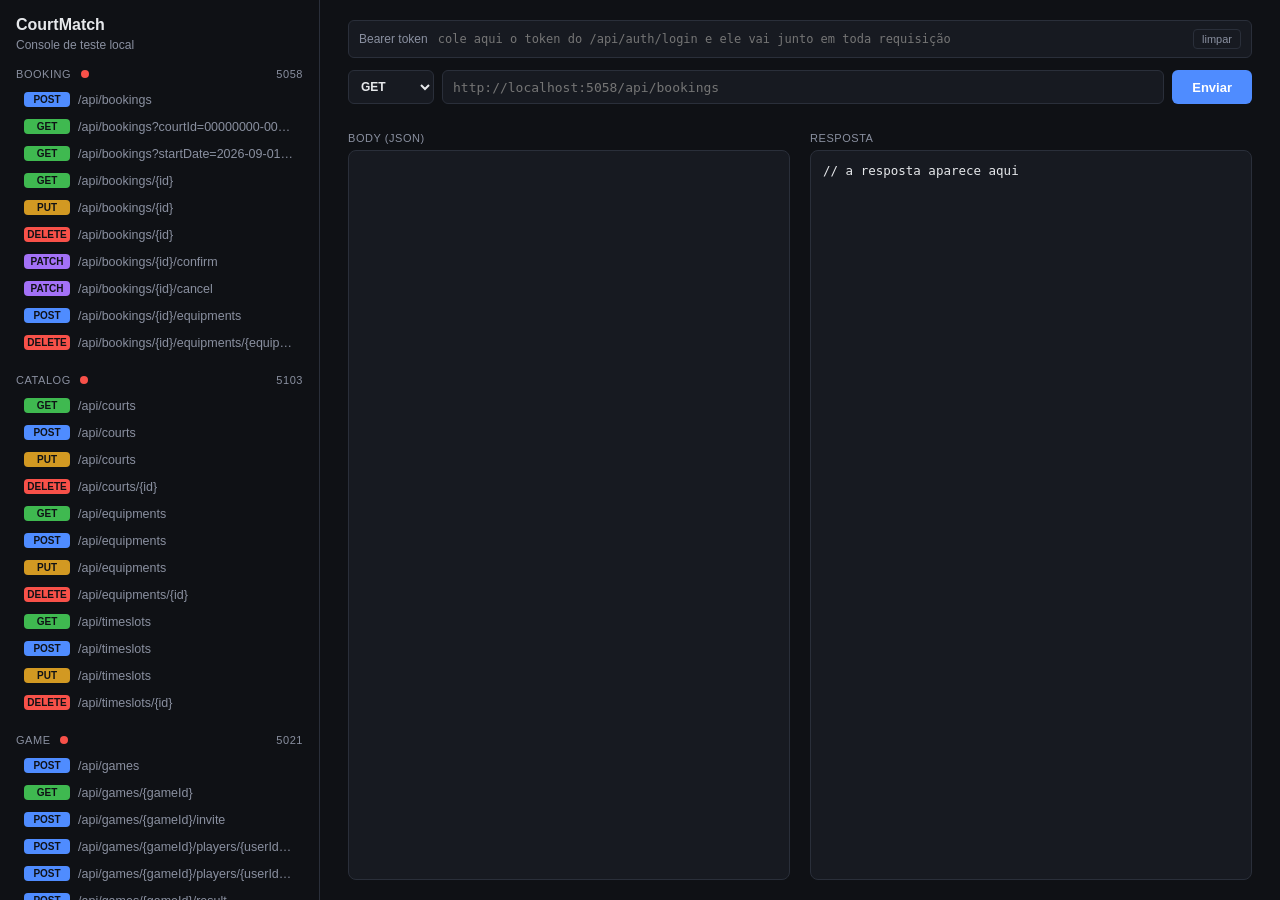
<file: frontend-test/index.html>
<!DOCTYPE html>
<html lang="pt-br">
<head>
<meta charset="UTF-8">
<title>CourtMatch - Test Console</title>
<style>
  :root {
    --bg: #0f1115;
    --panel: #171a21;
    --border: #2a2f3a;
    --text: #e6e8eb;
    --muted: #8a90a0;
    --accent: #4f8cff;
    --get: #3fb950;
    --post: #4f8cff;
    --put: #d29922;
    --patch: #a371f7;
    --delete: #f85149;
  }
  * { box-sizing: border-box; }
  body {
    margin: 0;
    font-family: -apple-system, Segoe UI, Roboto, sans-serif;
    background: var(--bg);
    color: var(--text);
    display: flex;
    height: 100vh;
  }
  #sidebar {
    width: 320px;
    border-right: 1px solid var(--border);
    overflow-y: auto;
    padding: 16px;
    flex-shrink: 0;
  }
  #sidebar h1 {
    font-size: 16px;
    margin: 0 0 4px;
  }
  #sidebar .subtitle {
    color: var(--muted);
    font-size: 12px;
    margin-bottom: 16px;
  }
  .module {
    margin-bottom: 18px;
  }
  .module-title {
    font-size: 11px;
    text-transform: uppercase;
    letter-spacing: 0.05em;
    color: var(--muted);
    margin-bottom: 6px;
    display: flex;
    justify-content: space-between;
    align-items: center;
  }
  .module-title .dot {
    width: 8px;
    height: 8px;
    border-radius: 50%;
    background: var(--muted);
    display: inline-block;
    margin-left: 6px;
  }
  .module-title .dot.up { background: var(--get); }
  .module-title .dot.down { background: var(--delete); }
  .endpoint-btn {
    display: flex;
    width: 100%;
    align-items: center;
    gap: 8px;
    padding: 6px 8px;
    background: transparent;
    border: none;
    color: var(--text);
    text-align: left;
    cursor: pointer;
    border-radius: 6px;
    font-size: 12.5px;
    font-family: inherit;
  }
  .endpoint-btn:hover { background: var(--panel); }
  .endpoint-btn.active { background: var(--panel); outline: 1px solid var(--border); }
  .method-tag {
    font-size: 10px;
    font-weight: 700;
    width: 46px;
    flex-shrink: 0;
    text-align: center;
    padding: 2px 0;
    border-radius: 4px;
    color: #0f1115;
  }
  .method-tag.GET { background: var(--get); }
  .method-tag.POST { background: var(--post); }
  .method-tag.PUT { background: var(--put); }
  .method-tag.PATCH { background: var(--patch); }
  .method-tag.DELETE { background: var(--delete); }
  .path { color: var(--muted); overflow: hidden; text-overflow: ellipsis; white-space: nowrap; }

  #main {
    flex: 1;
    display: flex;
    flex-direction: column;
    padding: 20px 28px;
    overflow-y: auto;
    min-width: 0;
  }
  #request-line {
    display: flex;
    gap: 8px;
    margin-bottom: 12px;
  }
  #method-select {
    background: var(--panel);
    color: var(--text);
    border: 1px solid var(--border);
    border-radius: 6px;
    padding: 8px;
    font-weight: 700;
    font-size: 12px;
  }
  #url-input {
    flex: 1;
    background: var(--panel);
    color: var(--text);
    border: 1px solid var(--border);
    border-radius: 6px;
    padding: 8px 10px;
    font-family: 'SFMono-Regular', Consolas, monospace;
    font-size: 13px;
  }
  #send-btn {
    background: var(--accent);
    color: white;
    border: none;
    padding: 8px 20px;
    border-radius: 6px;
    font-weight: 600;
    cursor: pointer;
    font-size: 13px;
  }
  #send-btn:hover { opacity: 0.9; }
  #send-btn:disabled { opacity: 0.5; cursor: default; }
  #desc {
    color: var(--muted);
    font-size: 12.5px;
    margin-bottom: 16px;
  }
  .col-row {
    display: flex;
    gap: 20px;
    flex: 1;
    min-height: 0;
  }
  .col {
    flex: 1;
    display: flex;
    flex-direction: column;
    min-width: 0;
  }
  .col-label {
    font-size: 11px;
    text-transform: uppercase;
    letter-spacing: 0.05em;
    color: var(--muted);
    margin-bottom: 6px;
    display: flex;
    justify-content: space-between;
  }
  textarea, pre {
    flex: 1;
    background: var(--panel);
    border: 1px solid var(--border);
    border-radius: 8px;
    color: var(--text);
    font-family: 'SFMono-Regular', Consolas, monospace;
    font-size: 12.5px;
    padding: 12px;
    resize: none;
    white-space: pre-wrap;
    overflow: auto;
    margin: 0;
  }
  #status-line {
    font-size: 12px;
    margin-bottom: 6px;
    color: var(--muted);
  }
  #status-line.ok { color: var(--get); }
  #status-line.err { color: var(--delete); }
  .token-bar {
    display: flex;
    gap: 8px;
    align-items: center;
    margin-bottom: 12px;
    padding: 8px 10px;
    background: var(--panel);
    border: 1px solid var(--border);
    border-radius: 6px;
    font-size: 12px;
  }
  .token-bar input {
    flex: 1;
    background: transparent;
    border: none;
    color: var(--text);
    font-family: 'SFMono-Regular', Consolas, monospace;
    font-size: 12px;
    outline: none;
  }
  .token-bar span { color: var(--muted); }
  .token-bar button {
    background: transparent;
    border: 1px solid var(--border);
    color: var(--muted);
    border-radius: 4px;
    padding: 3px 8px;
    cursor: pointer;
    font-size: 11px;
  }
</style>
</head>
<body>

<div id="sidebar">
  <h1>CourtMatch</h1>
  <div class="subtitle">Console de teste local</div>
  <div id="modules"></div>
</div>

<div id="main">
  <div class="token-bar">
    <span>Bearer token</span>
    <input id="token-input" placeholder="cole aqui o token do /api/auth/login e ele vai junto em toda requisição">
    <button id="clear-token">limpar</button>
  </div>

  <div id="request-line">
    <select id="method-select">
      <option>GET</option>
      <option>POST</option>
      <option>PUT</option>
      <option>PATCH</option>
      <option>DELETE</option>
    </select>
    <input id="url-input" placeholder="http://localhost:5058/api/bookings" />
    <button id="send-btn">Enviar</button>
  </div>
  <div id="desc"></div>

  <div class="col-row">
    <div class="col">
      <div class="col-label">Body (JSON)</div>
      <textarea id="body-input" spellcheck="false"></textarea>
    </div>
    <div class="col">
      <div class="col-label">Resposta <span id="status-line"></span></div>
      <pre id="response-output">// a resposta aparece aqui</pre>
    </div>
  </div>
</div>

<script>
const APIS = {
  Booking:  "http://localhost:5058",
  Catalog:  "http://localhost:5103",
  Game:     "http://localhost:5021",
  Identity: "http://localhost:5257",
};

const ENDPOINTS = {
  Booking: [
    { m: "POST", p: "/api/bookings", d: "Cria uma reserva", body: {
        courtId: "00000000-0000-0000-0000-000000000000",
        hostPlayerId: "00000000-0000-0000-0000-000000000000",
        startTime: "2026-09-10T18:00:00",
        endTime: "2026-09-10T19:00:00",
        courtPrice: 80.0,
        totalPrice: 80.0
      } },
    { m: "GET", p: "/api/bookings?courtId=00000000-0000-0000-0000-000000000000", d: "Lista reservas por quadra" },
    { m: "GET", p: "/api/bookings?startDate=2026-09-01T00:00:00&endDate=2026-09-30T23:59:59", d: "Lista reservas por período" },
    { m: "GET", p: "/api/bookings/{id}", d: "Busca reserva por id" },
    { m: "PUT", p: "/api/bookings/{id}", d: "Atualiza reserva", body: {
        startTime: "2026-09-10T18:00:00",
        endTime: "2026-09-10T20:00:00",
        courtPrice: 90.0
      } },
    { m: "DELETE", p: "/api/bookings/{id}", d: "Remove reserva" },
    { m: "PATCH", p: "/api/bookings/{id}/confirm", d: "Confirma reserva (Pending -> Confirmed)" },
    { m: "PATCH", p: "/api/bookings/{id}/cancel", d: "Cancela reserva" },
    { m: "POST", p: "/api/bookings/{id}/equipments", d: "Adiciona equipamento à reserva", body: {
        equipmentId: "00000000-0000-0000-0000-000000000000",
        quantity: 1,
        unitPrice: 15.0
      } },
    { m: "DELETE", p: "/api/bookings/{id}/equipments/{equipmentId}", d: "Remove equipamento da reserva" },
  ],
  Catalog: [
    { m: "GET", p: "/api/courts", d: "Lista quadras" },
    { m: "POST", p: "/api/courts", d: "Cria quadra", body: {
        id: "00000000-0000-0000-0000-000000000000",
        name: "Quadra 1",
        isIndoor: false,
        pricePerHour: 80.0,
        status: "Available"
      } },
    { m: "PUT", p: "/api/courts", d: "Atualiza quadra (id no body)", body: {
        id: "PREENCHA-O-ID-AQUI",
        name: "Quadra 1 - Reformada",
        isIndoor: true,
        pricePerHour: 100.0,
        status: "Available"
      } },
    { m: "DELETE", p: "/api/courts/{id}", d: "Remove quadra" },

    { m: "GET", p: "/api/equipments", d: "Lista equipamentos" },
    { m: "POST", p: "/api/equipments", d: "Cria equipamento", body: {
        id: "00000000-0000-0000-0000-000000000000",
        name: "Raquete",
        category: "Padel",
        stock: 10,
        rentalPrice: 15.0
      } },
    { m: "PUT", p: "/api/equipments", d: "Atualiza equipamento (id no body)", body: {
        id: "PREENCHA-O-ID-AQUI",
        name: "Raquete Pro",
        category: "Padel",
        stock: 8,
        rentalPrice: 20.0
      } },
    { m: "DELETE", p: "/api/equipments/{id}", d: "Remove equipamento" },

    { m: "GET", p: "/api/timeslots", d: "Lista horários" },
    { m: "POST", p: "/api/timeslots", d: "Cria horário", body: {
        id: "00000000-0000-0000-0000-000000000000",
        name: "Manhã",
        startTime: "08:00:00",
        endTime: "09:00:00"
      } },
    { m: "PUT", p: "/api/timeslots", d: "Atualiza horário (id no body)", body: {
        id: "PREENCHA-O-ID-AQUI",
        name: "Manhã",
        startTime: "08:00:00",
        endTime: "09:30:00"
      } },
    { m: "DELETE", p: "/api/timeslots/{id}", d: "Remove horário" },
  ],
  Game: [
    { m: "POST", p: "/api/games", d: "Cria jogo associado a uma reserva", body: {
        bookingId: "00000000-0000-0000-0000-000000000000",
        facilityId: "00000000-0000-0000-0000-000000000000",
        scheduledAt: "2026-09-10T18:00:00",
        participants: [
          { userId: "00000000-0000-0000-0000-000000000000", teamNumber: 1 }
        ]
      } },
    { m: "GET", p: "/api/games/{gameId}", d: "Busca jogo por id" },
    { m: "POST", p: "/api/games/{gameId}/invite", d: "Convida jogador", body: {
        userId: "00000000-0000-0000-0000-000000000000",
        teamNumber: 2
      } },
    { m: "POST", p: "/api/games/{gameId}/players/{userId}/confirm", d: "Jogador confirma participação" },
    { m: "POST", p: "/api/games/{gameId}/players/{userId}/decline", d: "Jogador recusa convite" },
    { m: "POST", p: "/api/games/{gameId}/result", d: "Registra resultado do jogo", body: {
        sets: [
          { setNumber: 1, teamOneGames: 6, teamTwoGames: 4 },
          { setNumber: 2, teamOneGames: 6, teamTwoGames: 3 }
        ]
      } },
    { m: "GET", p: "/api/games/history/{userId}", d: "Histórico de jogos de um jogador" },
    { m: "GET", p: "/api/ranking?top=20", d: "Ranking de jogadores" },
  ],
  Identity: [
    { m: "POST", p: "/api/auth/register", d: "Cria usuário", body: {
        email: "teste@courtmatch.com",
        password: "Teste123"
      } },
    { m: "POST", p: "/api/auth/login", d: "Login (retorna o token JWT — cole em 'Bearer token' acima)", body: {
        email: "teste@courtmatch.com",
        password: "Teste123"
      } },
  ],
};

const modulesEl = document.getElementById('modules');
const methodSelect = document.getElementById('method-select');
const urlInput = document.getElementById('url-input');
const bodyInput = document.getElementById('body-input');
const descEl = document.getElementById('desc');
const statusLine = document.getElementById('status-line');
const responseOutput = document.getElementById('response-output');
const tokenInput = document.getElementById('token-input');

document.getElementById('clear-token').onclick = () => { tokenInput.value = ''; };

function buildSidebar() {
  Object.entries(ENDPOINTS).forEach(([mod, list]) => {
    const box = document.createElement('div');
    box.className = 'module';

    const title = document.createElement('div');
    title.className = 'module-title';
    title.innerHTML = `<span>${mod} <span class="dot" data-mod="${mod}"></span></span><span style="font-weight:400">${APIS[mod].replace('http://localhost:','')}</span>`;
    box.appendChild(title);

    list.forEach(ep => {
      const btn = document.createElement('button');
      btn.className = 'endpoint-btn';
      btn.innerHTML = `<span class="method-tag ${ep.m}">${ep.m}</span><span class="path">${ep.p}</span>`;
      btn.onclick = () => selectEndpoint(mod, ep, btn);
      box.appendChild(btn);
    });

    modulesEl.appendChild(box);
  });
}

function selectEndpoint(mod, ep, btn) {
  document.querySelectorAll('.endpoint-btn').forEach(b => b.classList.remove('active'));
  btn.classList.add('active');

  methodSelect.value = ep.m;
  urlInput.value = APIS[mod] + ep.p;
  descEl.textContent = ep.d || '';
  bodyInput.value = ep.body ? JSON.stringify(ep.body, null, 2) : '';
  bodyInput.disabled = ep.m === 'GET' || ep.m === 'DELETE' && !ep.body;
  statusLine.textContent = '';
  statusLine.className = '';
  responseOutput.textContent = '// a resposta aparece aqui';
}

async function checkHealth() {
  for (const [mod, base] of Object.entries(APIS)) {
    const dot = document.querySelector(`.dot[data-mod="${mod}"]`);
    try {
      const res = await fetch(base + '/swagger/index.html', { method: 'GET', mode: 'cors' });
      dot.classList.add(res.ok ? 'up' : 'down');
    } catch (e) {
      dot.classList.add('down');
    }
  }
}

document.getElementById('send-btn').onclick = async () => {
  const method = methodSelect.value;
  const url = urlInput.value.trim();
  if (!url) return;

  const headers = { 'Content-Type': 'application/json' };
  if (tokenInput.value.trim()) {
    headers['Authorization'] = 'Bearer ' + tokenInput.value.trim();
  }

  const opts = { method, headers, mode: 'cors' };
  if (method !== 'GET' && method !== 'DELETE' && bodyInput.value.trim()) {
    opts.body = bodyInput.value;
  }

  statusLine.textContent = 'enviando...';
  statusLine.className = '';
  responseOutput.textContent = '';

  const start = performance.now();
  try {
    const res = await fetch(url, opts);
    const ms = Math.round(performance.now() - start);
    let text = await res.text();
    let pretty = text;
    try { pretty = JSON.stringify(JSON.parse(text), null, 2); } catch (e) {}

    statusLine.textContent = `${res.status} ${res.statusText} — ${ms}ms`;
    statusLine.className = res.ok ? 'ok' : 'err';
    responseOutput.textContent = pretty || '(sem corpo na resposta)';
  } catch (err) {
    statusLine.textContent = 'falha na requisição';
    statusLine.className = 'err';
    responseOutput.textContent = String(err) + '\n\nProvável causa: a API não está rodando, ou bloqueio de CORS.';
  }
};

buildSidebar();
checkHealth();
</script>

</body>
</html>
</file>
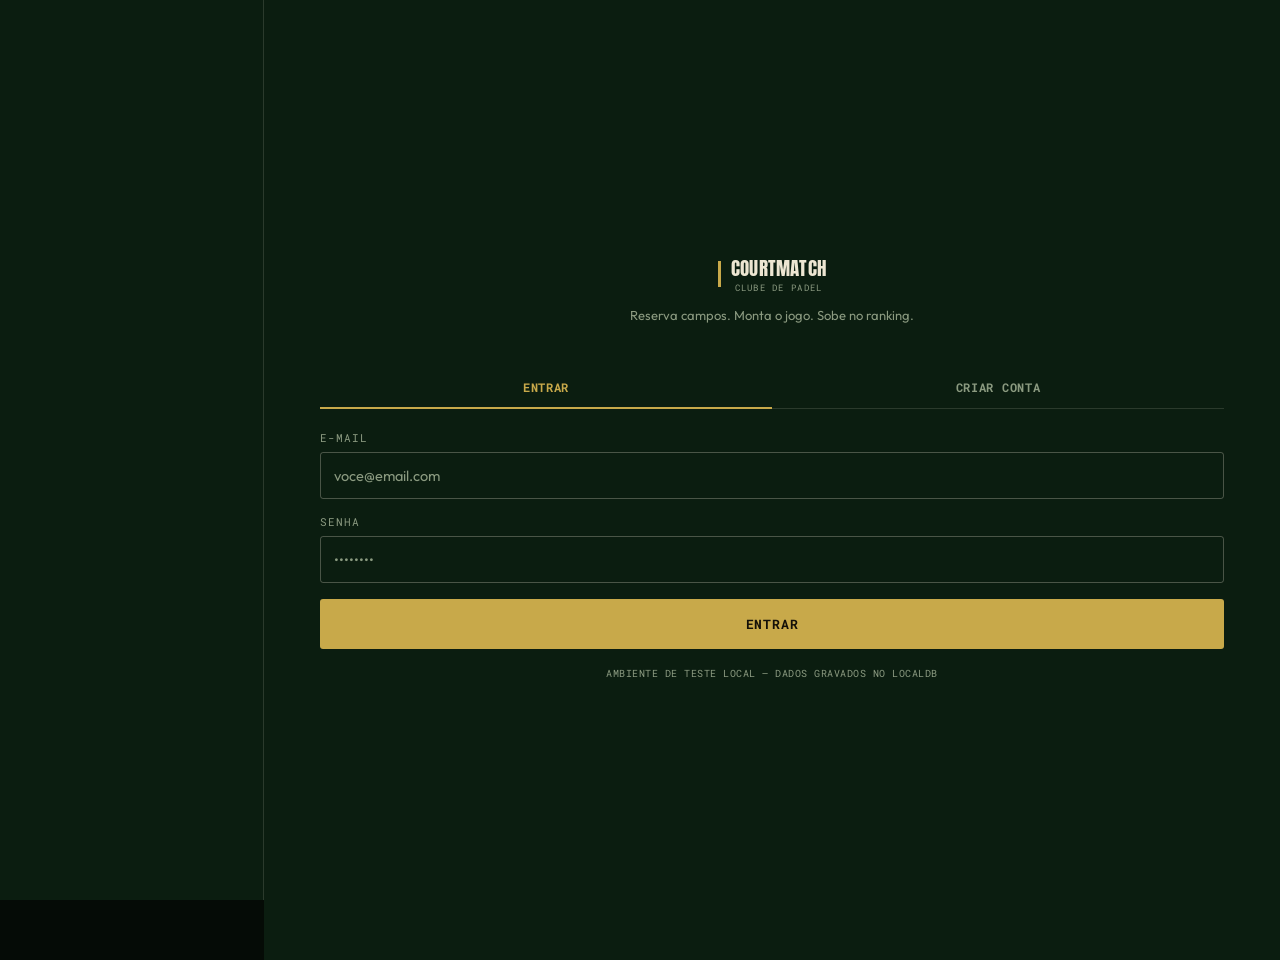
<file: frontend/index.html>
<!DOCTYPE html>
<html lang="pt-pt">
<head>
<meta charset="UTF-8">
<meta name="viewport" content="width=device-width, initial-scale=1">
<title>CourtMatch</title>
<link rel="preconnect" href="https://fonts.googleapis.com">
<link rel="preconnect" href="https://fonts.gstatic.com" crossorigin>
<link href="https://fonts.googleapis.com/css2?family=Anton&family=Outfit:wght@400;500;600;700&family=Roboto+Mono:wght@400;500;700&display=swap" rel="stylesheet">
<link rel="stylesheet" href="css/style.css">
</head>
<body>
<div id="shell">
  <aside id="sidebar"></aside>
  <div id="phone">
    <div id="toast-wrap" class="toast-wrap"></div>
    <div id="screen"></div>
    <div id="nav-slot"></div>
  </div>
</div>

<!-- Camadas carregadas como scripts clássicos (não type="module") de propósito:
     assim o app continua a abrir direto com duplo-clique via file://, sem precisar
     de servidor — módulos ES bloqueiam por CORS nesse cenário. -->
<script src="js/config.js"></script>
<script src="js/state.js"></script>
<script src="js/api.js"></script>
<script src="js/utils.js"></script>

<script src="js/screens/auth.js"></script>
<script src="js/screens/home.js"></script>
<script src="js/screens/court.js"></script>
<script src="js/screens/mybookings.js"></script>
<script src="js/screens/booking.js"></script>
<script src="js/screens/newgame.js"></script>
<script src="js/screens/game.js"></script>
<script src="js/screens/ranking.js"></script>
<script src="js/screens/profile.js"></script>
<script src="js/screens/admin.js"></script>

<script src="js/router.js"></script>
<script src="js/main.js"></script>
</body>
</html>
</file>
<file: frontend/css/style.css>
:root{
  --bg:#0b1d10;
  --text:#ede6d2;
  --text-dim:#8b9a80;
  --gold:#c8a94a;
  --gold-soft:rgba(200,169,74,0.14);
  --clay:#d0714e;
  --clay-soft:rgba(208,113,78,0.14);
  --line:rgba(237,230,210,0.14);
  --line-strong:rgba(237,230,210,0.28);
  --radius:3px;
}
*{box-sizing:border-box;}
body{
  margin:0;
  background:#050b06;
  color:var(--text);
  font-family:'Outfit',sans-serif;
  display:flex;
  justify-content:center;
  min-height:100vh;
}
h1,h2,h3,.display{
  font-family:'Anton',sans-serif;
  font-weight:400;
  letter-spacing:0.01em;
  text-transform:uppercase;
  line-height:1.05;
}
.mono{ font-family:'Roboto Mono',monospace; }
.eyebrow{
  font-family:'Roboto Mono',monospace; font-size:10.5px; color:var(--gold);
  text-transform:uppercase; letter-spacing:0.12em; margin:0 0 6px;
}
#shell{ display:flex; justify-content:center; width:100%; min-height:100vh; }
#sidebar{ display:none; }
#phone{
  width:430px;
  max-width:100vw;
  min-height:100vh;
  background:var(--bg);
  position:relative;
  display:flex;
  flex-direction:column;
  overflow:hidden;
}
@media (min-width:431px){
  body{ padding:24px 0; }
  #phone{ min-height:900px; height:900px; border-radius:6px; box-shadow:0 30px 80px rgba(0,0,0,.6); border:1px solid rgba(237,230,210,0.08); }
}
#screen{
  flex:1;
  overflow-y:auto;
  padding:22px 20px 100px;
  -webkit-overflow-scrolling:touch;
}
#screen::-webkit-scrollbar{ width:0; }

@media (min-width:900px){
  body{ padding:0; }
  #shell{ justify-content:stretch; align-items:stretch; }
  #sidebar{
    display:flex; flex-direction:column; width:264px; flex-shrink:0;
    padding:28px 20px; border-right:1px solid var(--line);
    background:var(--bg); position:sticky; top:0; height:100vh;
  }
  #phone{ width:auto; flex:1; max-width:none; height:auto; min-height:100vh; border-radius:0; box-shadow:none; border:none; }
  #screen{ padding:44px 56px 60px; max-width:1120px; }
  #nav-slot{ display:none; }
}

.sb-nav{ display:flex; flex-direction:column; gap:2px; margin-top:26px; }
.sb-nav-item{
  display:flex; align-items:center; gap:11px; padding:11px 12px;
  border-left:2px solid transparent; cursor:pointer; background:none; border-top:none; border-right:none; border-bottom:none;
  color:var(--text-dim); font-family:'Roboto Mono',monospace; font-size:12px; text-transform:uppercase; letter-spacing:0.06em;
  text-align:left; width:100%;
}
.sb-nav-item svg{ width:16px; height:16px; stroke:currentColor; fill:none; flex-shrink:0; }
.sb-nav-item.active{ border-left-color:var(--gold); color:var(--gold); background:var(--gold-soft); }
.sb-section-label{ font-family:'Roboto Mono',monospace; font-size:10px; color:var(--text-dim); text-transform:uppercase; letter-spacing:0.1em; margin-top:8px; }
.sb-user{
  display:flex; align-items:center; gap:10px; padding:12px; margin-top:auto;
  border-top:1px solid var(--line); cursor:pointer; background:none; border-left:none; border-right:none; border-bottom:none; width:100%; text-align:left;
}
.sb-user .info{ flex:1; min-width:0; }
.sb-user .info .n{ font-weight:700; font-size:12.5px; white-space:nowrap; overflow:hidden; text-overflow:ellipsis; }
.sb-user .info .t{ font-family:'Roboto Mono',monospace; font-size:9.5px; color:var(--text-dim); text-transform:uppercase; letter-spacing:0.06em; }

.header-block{ margin-bottom:22px; }
.header-row{ display:flex; align-items:center; gap:12px; margin-bottom:2px; }
.header-row h2{ font-size:26px; margin:0; flex:1; }
.icon-btn{
  width:36px; height:36px; border-radius:var(--radius);
  background:transparent; border:1px solid var(--line);
  display:flex; align-items:center; justify-content:center;
  cursor:pointer; flex-shrink:0;
}
.icon-btn:active{ border-color:var(--gold); }
.icon-btn svg{ width:17px; height:17px; stroke:var(--text); }
.back-link{ display:inline-flex; align-items:center; gap:6px; background:none; border:none; color:var(--text-dim); font-family:'Roboto Mono',monospace; font-size:11px; text-transform:uppercase; letter-spacing:0.06em; cursor:pointer; padding:0; margin-bottom:10px; }
.back-link svg{ width:14px; height:14px; stroke:currentColor; }

.logo{ display:flex; align-items:center; gap:10px; }
.logo .bar{ width:3px; height:26px; background:var(--gold); flex-shrink:0; }
.logo-text span{ display:block; }
.logo-text .name{ font-family:'Anton',sans-serif; font-size:19px; letter-spacing:0.01em; text-transform:uppercase; }
.logo-text .tagline{ font-family:'Roboto Mono',monospace; font-size:9px; color:var(--text-dim); letter-spacing:0.14em; text-transform:uppercase; }

.btn{
  display:flex; align-items:center; justify-content:center; gap:8px;
  width:100%; padding:15px; border-radius:var(--radius); border:1px solid transparent;
  font-family:'Roboto Mono',monospace; font-weight:700; font-size:13px;
  letter-spacing:0.06em; text-transform:uppercase; cursor:pointer;
}
.btn-primary{ background:var(--gold); color:#141008; }
.btn-primary:active{ transform:scale(0.98); }
.btn-primary:disabled{ opacity:0.4; }
.btn-ghost{ background:transparent; color:var(--text); border-color:var(--line-strong); }
.btn-danger{ background:transparent; color:var(--clay); border-color:rgba(208,113,78,0.4); }
.btn-sm{ padding:11px 14px; font-size:11px; width:auto; }

.field{ margin-bottom:16px; }
.field label{ display:block; font-family:'Roboto Mono',monospace; font-size:10.5px; color:var(--text-dim); margin-bottom:7px; text-transform:uppercase; letter-spacing:0.1em; }
.field input, .field select{
  width:100%; background:transparent; border:1px solid var(--line-strong);
  color:var(--text); padding:13px; border-radius:var(--radius); font-size:14.5px; font-family:'Outfit',sans-serif;
}
.field input:focus, .field select:focus{ outline:none; border-color:var(--gold); }
.field input::placeholder{ color:var(--text-dim); }

.section{ padding:16px 0; border-top:1px solid var(--line); }
.section:first-child{ border-top:none; }
.section-label{ font-family:'Roboto Mono',monospace; font-size:10.5px; color:var(--text-dim); text-transform:uppercase; letter-spacing:0.1em; margin-bottom:12px; }

.row-item{ display:flex; justify-content:space-between; align-items:center; padding:16px 0; border-bottom:1px solid var(--line); cursor:pointer; }
.row-item:last-child{ border-bottom:none; }
.row-item:active{ background:rgba(237,230,210,0.03); }
.row-item h3{ font-family:'Outfit',sans-serif; font-weight:700; text-transform:none; font-size:16px; margin:0 0 6px; letter-spacing:0; }
.row-item .meta{ font-family:'Roboto Mono',monospace; font-size:10.5px; color:var(--text-dim); text-transform:uppercase; letter-spacing:0.06em; }

.tag{
  display:inline-flex; align-items:center; padding:3px 8px; border-radius:var(--radius);
  font-family:'Roboto Mono',monospace; font-size:9.5px; font-weight:700; text-transform:uppercase; letter-spacing:0.08em;
  border:1px solid currentColor;
}
.tag-indoor{ color:var(--gold); }
.tag-outdoor{ color:var(--text-dim); }

.price-tag{ font-family:'Anton',sans-serif; font-size:19px; color:var(--gold); white-space:nowrap; text-align:right; }
.price-tag small{ display:block; font-family:'Roboto Mono',monospace; font-size:9.5px; color:var(--text-dim); text-transform:uppercase; font-weight:400; letter-spacing:0.08em; }

.status-pill{ padding:3px 9px; border-radius:var(--radius); font-family:'Roboto Mono',monospace; font-size:9.5px; font-weight:700; text-transform:uppercase; letter-spacing:0.06em; border:1px solid currentColor; }
.status-Pending, .status-PendingConfirmation, .status-Invited{ color:var(--text-dim); }
.status-Confirmed{ color:var(--gold); }
.status-Cancelled, .status-Declined{ color:var(--clay); }
.status-InProgress{ color:var(--gold); }
.status-Completed{ color:var(--text-dim); }

.chips{ display:flex; flex-wrap:wrap; gap:8px; }
.hchips{ display:flex; gap:8px; overflow-x:auto; padding-bottom:6px; margin:0 -2px 0; }
.hchips::-webkit-scrollbar{ height:4px; }
.chip{
  padding:10px 14px; border-radius:var(--radius); background:transparent; border:1px solid var(--line-strong);
  font-family:'Roboto Mono',monospace; font-size:12.5px; font-weight:500; cursor:pointer; color:var(--text);
  flex-shrink:0; white-space:nowrap;
}
.chip.selected{ background:var(--gold); color:#141008; border-color:var(--gold); font-weight:700; }
.chip-sm{ padding:5px 8px; font-size:10.5px; }
.chip-removable{ display:inline-flex; align-items:center; gap:7px; }
.chip-removable button{ background:none; border:none; color:inherit; cursor:pointer; font-size:14px; line-height:1; padding:0; opacity:0.7; }
.chip-removable button:hover{ opacity:1; }

.stepper{ display:flex; align-items:center; gap:10px; }
.stepper button{
  width:28px; height:28px; border-radius:var(--radius); border:1px solid var(--line-strong);
  background:transparent; color:var(--text); font-size:15px; font-weight:700; cursor:pointer;
}
.stepper button:active{ border-color:var(--gold); color:var(--gold); }
.stepper .qty{ min-width:16px; text-align:center; font-family:'Roboto Mono',monospace; font-weight:700; }

.equip-row{ display:flex; justify-content:space-between; align-items:center; padding:13px 0; border-bottom:1px solid var(--line); }
.equip-row:last-child{ border-bottom:none; }
.equip-row .name{ font-weight:600; font-size:14px; }
.equip-row .sub{ font-family:'Roboto Mono',monospace; font-size:10px; color:var(--text-dim); text-transform:uppercase; letter-spacing:0.05em; margin-top:3px; }

.summary-row{ display:flex; justify-content:space-between; font-size:13px; color:var(--text-dim); padding:6px 0; }
.summary-row.total{ color:var(--gold); font-family:'Anton',sans-serif; font-size:18px; padding-top:14px; margin-top:6px; border-top:2px solid var(--gold); }

.tile{
  display:flex; align-items:center; gap:12px; padding:14px; border:1px solid var(--gold); border-radius:var(--radius);
  cursor:pointer; margin-bottom:10px; background:transparent;
}
.tile:active{ background:var(--gold-soft); }
.tile .icon-wrap{ width:34px; height:34px; border:1px solid var(--gold); border-radius:var(--radius); display:flex; align-items:center; justify-content:center; flex-shrink:0; }
.tile .icon-wrap svg{ width:17px; height:17px; stroke:var(--gold); }
.tile .label{ font-family:'Anton',sans-serif; font-size:14px; letter-spacing:0.02em; }
.tile .sub{ font-family:'Roboto Mono',monospace; font-size:10px; color:var(--text-dim); text-transform:uppercase; letter-spacing:0.05em; margin-top:2px; }

.bottom-nav{
  position:absolute; bottom:0; left:0; right:0;
  display:flex; background:rgba(5,11,6,0.94); backdrop-filter:blur(12px);
  border-top:1px solid var(--line); padding:10px 8px calc(10px + env(safe-area-inset-bottom));
}
.nav-item{
  flex:1; display:flex; flex-direction:column; align-items:center; gap:5px;
  background:none; border:none; border-top:2px solid transparent; color:var(--text-dim); cursor:pointer; padding:6px;
}
.nav-item svg{ width:19px; height:19px; stroke:currentColor; fill:none; }
.nav-item span{ font-family:'Roboto Mono',monospace; font-size:9px; font-weight:700; text-transform:uppercase; letter-spacing:0.06em; }
.nav-item.active{ color:var(--gold); border-top-color:var(--gold); }

.empty{ text-align:center; padding:60px 20px; color:var(--text-dim); }
.empty svg{ width:36px; height:36px; stroke:var(--text-dim); margin-bottom:14px; }
.empty p{ font-size:13px; margin:0; }

.toast-wrap{ position:absolute; top:16px; left:16px; right:16px; z-index:50; display:flex; flex-direction:column; gap:8px; }
.toast{
  padding:12px 16px; border-radius:var(--radius); font-family:'Roboto Mono',monospace; font-size:12px; font-weight:500;
  background:#0b1d10; border:1px solid var(--line-strong); box-shadow:0 8px 24px rgba(0,0,0,.5);
  animation:slidein .2s ease;
}
.toast.error{ border-color:var(--clay); color:#f0a98d; }
.toast.ok{ border-color:var(--gold); color:var(--gold); }
@keyframes slidein{ from{ opacity:0; transform:translateY(-8px);} to{ opacity:1; transform:translateY(0);} }

.tabs{ display:flex; gap:0; border-bottom:1px solid var(--line); margin-bottom:22px; }
.tab{ flex:1; text-align:center; padding:12px; font-family:'Roboto Mono',monospace; font-size:12px; font-weight:700; text-transform:uppercase; letter-spacing:0.06em; cursor:pointer; color:var(--text-dim); border-bottom:2px solid transparent; margin-bottom:-1px; }
.tab.active{ color:var(--gold); border-bottom-color:var(--gold); }

.avatar{ width:36px; height:36px; border-radius:var(--radius); background:var(--gold); display:flex; align-items:center; justify-content:center; font-family:'Anton',sans-serif; font-size:14px; color:#141008; flex-shrink:0; }

.rank-row{ display:flex; align-items:center; gap:14px; padding:13px 0; border-bottom:1px solid var(--line); }
.rank-row:last-child{ border-bottom:none; }
.rank-num{ width:22px; font-family:'Anton',sans-serif; font-size:15px; color:var(--text-dim); text-align:center; flex-shrink:0; }
.rank-num.top1{ color:var(--gold); }
.rank-info{ flex:1; min-width:0; }
.rank-uid{ font-size:12.5px; font-weight:600; overflow:hidden; text-overflow:ellipsis; white-space:nowrap; }
.rank-sub{ font-family:'Roboto Mono',monospace; font-size:10px; color:var(--text-dim); text-transform:uppercase; letter-spacing:0.05em; margin-top:2px; }
.rank-pts{ font-family:'Anton',sans-serif; font-size:17px; color:var(--gold); }

.set-row{ display:flex; align-items:center; gap:8px; margin-bottom:8px; }
.set-row input{ width:100%; text-align:center; }
.set-row span{ font-family:'Roboto Mono',monospace; color:var(--text-dim); font-size:11px; }

.loader{ display:flex; justify-content:center; padding:40px; }
.loader .dot{ width:6px; height:6px; background:var(--gold); margin:0 3px; animation:bounce 1s infinite; display:inline-block; }
.loader .dot:nth-child(2){ animation-delay:.15s; }
.loader .dot:nth-child(3){ animation-delay:.3s; }
@keyframes bounce{ 0%,80%,100%{ transform:translateY(0);} 40%{ transform:translateY(-6px);} }

a{ color:var(--gold); }

/* ---- desktop 2-column split ---- */
.split{ display:flex; flex-direction:column; gap:26px; }
@media (min-width:900px){
  .split{ flex-direction:row; gap:44px; align-items:flex-start; }
  .split > .col-a{ width:300px; flex-shrink:0; }
  .split > .col-b{ flex:1; min-width:0; }
}

/* ---- home court table ---- */
.ct-head{ display:none; }
@media (min-width:900px){
  .ct-head{
    display:grid; grid-template-columns:2fr 1.3fr 2fr 1fr; gap:16px; padding-bottom:10px; margin-bottom:4px;
    border-bottom:1px solid var(--line); font-family:'Roboto Mono',monospace; font-size:10px; color:var(--text-dim);
    text-transform:uppercase; letter-spacing:0.08em;
  }
}
.ct-row{ display:flex; flex-direction:column; gap:10px; padding:16px 0; border-bottom:1px solid var(--line); }
.ct-row:last-child{ border-bottom:none; }
@media (min-width:900px){
  .ct-row{ display:grid; grid-template-columns:2fr 1.3fr 2fr 1fr; gap:16px; align-items:center; }
}
.ct-row.unavailable{ opacity:0.5; }
.ct-row h3{ font-family:'Outfit',sans-serif; font-weight:700; text-transform:none; font-size:16px; margin:0 0 6px; letter-spacing:0; }
.ct-slots{ display:flex; flex-wrap:wrap; gap:6px; }
.ct-slot-chip{
  padding:4px 8px; border-radius:var(--radius); border:1px solid var(--line-strong);
  font-family:'Roboto Mono',monospace; font-size:10.5px; color:var(--text-dim); background:transparent; cursor:pointer;
}
.ct-slot-chip.selected{ border-color:var(--gold); color:var(--gold); }
.ct-price-row{ display:flex; align-items:center; justify-content:space-between; gap:12px; }
@media (min-width:900px){ .ct-price-row{ justify-content:flex-end; } }

.diagrams-row{ display:none; }
@media (min-width:900px){
  .diagrams-row{ display:flex; gap:20px; flex-wrap:wrap; margin-top:30px; padding-top:24px; border-top:1px solid var(--line); }
  .diagram-card{ text-align:center; }
  .diagram-card .box{ border:1px solid var(--line-strong); border-radius:var(--radius); padding:8px; color:var(--text-dim); }
  .diagram-card.avail .box{ color:var(--gold); border-color:rgba(200,169,74,0.35); }
  .diagram-card .lbl{ font-family:'Roboto Mono',monospace; font-size:9px; color:var(--text-dim); text-transform:uppercase; letter-spacing:0.06em; margin-top:6px; }
}

/* ---- payment ---- */
.pay-option{ display:flex; align-items:center; gap:12px; padding:14px; border:1px solid var(--line-strong); border-radius:var(--radius); cursor:pointer; margin-bottom:10px; }
.pay-option.selected{ border-color:var(--gold); background:var(--gold-soft); }
.pay-option .icon-wrap{ width:34px; height:34px; border:1px solid var(--line-strong); border-radius:var(--radius); display:flex; align-items:center; justify-content:center; flex-shrink:0; color:var(--text-dim); }
.pay-option.selected .icon-wrap{ border-color:var(--gold); color:var(--gold); }
.pay-option .info{ flex:1; min-width:0; }
.pay-option .info .n{ font-family:'Outfit',sans-serif; font-weight:700; font-size:13.5px; }
.pay-option .info .t{ font-family:'Roboto Mono',monospace; font-size:9.5px; color:var(--text-dim); text-transform:uppercase; letter-spacing:0.05em; }
.pay-option .check{ color:var(--gold); width:18px; height:18px; flex-shrink:0; }

/* ---- court diagram svg ---- */
.court-svg{ display:block; color:var(--text-dim); }

/* ---- format tiles ---- */
.format-grid{ display:grid; grid-template-columns:1fr 1fr; gap:12px; }
.format-tile{ border:1px solid var(--line-strong); border-radius:var(--radius); padding:22px 10px; text-align:center; cursor:pointer; }
.format-tile.selected{ border-color:var(--gold); background:var(--gold-soft); }
.format-tile .big{ font-family:'Anton',sans-serif; font-size:22px; color:var(--text); }
.format-tile.selected .big{ color:var(--gold); }
.format-tile .sub{ font-family:'Roboto Mono',monospace; font-size:9.5px; color:var(--text-dim); text-transform:uppercase; letter-spacing:0.06em; margin-top:6px; }

/* ---- invite result rows ---- */
.invite-row{ display:flex; align-items:center; gap:10px; padding:11px 0; border-bottom:1px solid var(--line); }
.invite-row:last-child{ border-bottom:none; }
.invite-row .info{ flex:1; min-width:0; }
.invite-row .info .n{ font-weight:700; font-size:13px; }
.invite-row .info .t{ font-family:'Roboto Mono',monospace; font-size:9.5px; color:var(--text-dim); text-transform:uppercase; letter-spacing:0.04em; }

/* ---- settings rows (profile) ---- */
.settings-row{ display:flex; align-items:center; gap:12px; padding:14px 0; border-bottom:1px solid var(--line); cursor:pointer; background:none; border-left:none; border-right:none; border-top:none; width:100%; text-align:left; color:var(--text); }
.settings-row:last-child{ border-bottom:none; }
.settings-row .icon-wrap{ width:32px; height:32px; border:1px solid var(--line-strong); border-radius:var(--radius); display:flex; align-items:center; justify-content:center; flex-shrink:0; color:var(--text-dim); }
.settings-row .info{ flex:1; min-width:0; }
.settings-row .info .n{ font-family:'Outfit',sans-serif; font-weight:700; font-size:13.5px; }
.settings-row .info .t{ font-family:'Roboto Mono',monospace; font-size:9.5px; color:var(--text-dim); text-transform:uppercase; letter-spacing:0.04em; margin-top:2px; }
.settings-row .chev{ width:14px; height:14px; stroke:var(--text-dim); flex-shrink:0; }
</file>
